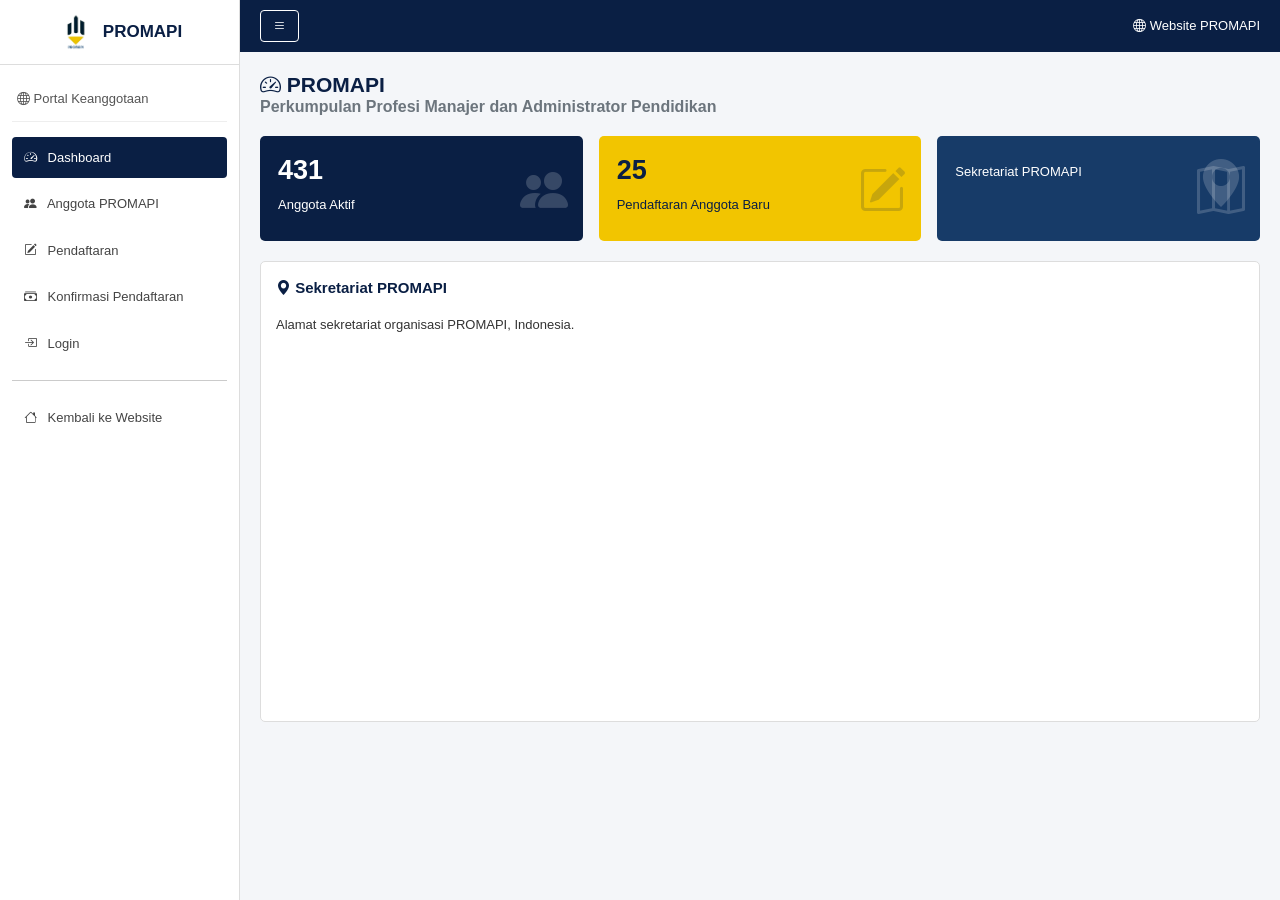
<file: dashboard.html>
<!DOCTYPE html>
<html lang="id">
<head>
<meta charset="UTF-8">
<meta name="viewport" content="width=device-width, initial-scale=1.0">
<title>Portal Keanggotaan PROMAPI</title>

<link href="https://cdn.jsdelivr.net/npm/bootstrap@5.3.3/dist/css/bootstrap.min.css" rel="stylesheet">
<link href="https://cdn.jsdelivr.net/npm/bootstrap-icons@1.11.3/font/bootstrap-icons.css" rel="stylesheet">

<style>
:root {
    --navy: #0A1F44;
    --navy-light: #173B68;
    --yellow: #F2C500;
    --bg: #f4f6f9;
}

* { box-sizing: border-box; }

body {
    margin: 0;
    font-family: Arial, sans-serif;
    background: var(--bg);
    color: #333;
    font-size: 13px;
}

/* SIDEBAR */
.sidebar {
    position: fixed;
    left: 0;
    top: 0;
    width: 240px;
    height: 100vh;
    background: white;
    border-right: 1px solid #ddd;
    z-index: 1000;
    transition: .3s;
}

.brand {
    height: 65px;
    display: flex;
    align-items: center;
    justify-content: center;
    border-bottom: 1px solid #ddd;
    font-weight: bold;
    color: var(--navy);
    font-size: 17px;
}

.brand img {
    width: 38px;
    height: 38px;
    object-fit: contain;
    margin-right: 8px;
}

.sidebar-content { padding: 12px; }

.portal-label {
    padding: 12px 5px;
    border-bottom: 1px solid #eee;
    margin-bottom: 15px;
    color: #555;
}

.menu-link {
    display: block;
    padding: 11px 12px;
    color: #444;
    text-decoration: none;
    border-radius: 4px;
    margin-bottom: 5px;
    cursor: pointer;
}

.menu-link i {
    margin-right: 7px;
}

.menu-link:hover,
.menu-link.active {
    background: var(--navy);
    color: white;
}

/* MAIN */
.main {
    margin-left: 240px;
    transition: .3s;
}

.topbar {
    height: 52px;
    background: var(--navy);
    display: flex;
    align-items: center;
    justify-content: space-between;
    padding: 0 20px;
    color: white;
}

.toggle-btn {
    background: transparent;
    border: 1px solid white;
    color: white;
    padding: 5px 12px;
    border-radius: 4px;
}

.topbar a {
    color: white;
    text-decoration: none;
}

.content {
    padding: 20px;
}

.page-title {
    font-size: 21px;
    font-weight: bold;
    color: var(--navy);
    margin-bottom: 20px;
}

/* DASHBOARD CARDS */
.stat-card {
    border-radius: 5px;
    padding: 18px;
    color: white;
    min-height: 105px;
    position: relative;
    overflow: hidden;
}

.stat-card h2 {
    font-size: 27px;
    font-weight: bold;
    margin: 0;
}

.stat-card p {
    margin: 8px 0 0;
}

.stat-card i {
    position: absolute;
    right: 15px;
    top: 20px;
    font-size: 48px;
    opacity: .18;
}

.card-navy { background: var(--navy); }
.card-yellow { background: var(--yellow); color: var(--navy); }
.card-blue { background: var(--navy-light); }

/* CONTENT CARD */
.panel {
    background: white;
    border: 1px solid #ddd;
    border-radius: 5px;
    margin-top: 20px;
    padding: 15px;
}

.panel-title {
    font-size: 15px;
    font-weight: bold;
    margin-bottom: 15px;
    color: var(--navy);
}

.section-page {
    display: none;
}

.section-page.active {
    display: block;
}

/* TABLE */
.table th {
    background: #f0f2f5;
    color: var(--navy);
    white-space: nowrap;
}

.table td, .table th {
    padding: 11px;
    vertical-align: middle;
}

.table-responsive {
    overflow-x: auto;
}

/* FORM */
.form-label {
    font-weight: bold;
    font-size: 12px;
    margin-bottom: 5px;
}

.form-control, .form-select {
    font-size: 13px;
    border-radius: 3px;
}

.form-control:focus, .form-select:focus {
    border-color: var(--navy);
    box-shadow: 0 0 0 2px rgba(10,31,68,.1);
}

.form-group {
    margin-bottom: 15px;
}

.form-heading {
    font-size: 15px;
    font-weight: bold;
    padding: 10px;
    margin-bottom: 15px;
    background: var(--navy);
    color: white;
    border-radius: 3px;
}

.btn-navy {
    background: var(--navy);
    color: white;
    border: none;
}

.btn-navy:hover {
    background: var(--navy-light);
    color: white;
}

.btn-gold {
    background: var(--yellow);
    color: var(--navy);
    border: none;
    font-weight: bold;
}

.btn-gold:hover {
    background: #dfb600;
    color: var(--navy);
}

/* PROFILE PHOTO */
.photo-box {
    width: 120px;
    height: 120px;
    border: 1px solid #ddd;
    background: #f4f4f4;
    display: flex;
    align-items: center;
    justify-content: center;
    overflow: hidden;
    margin-bottom: 10px;
}

.photo-box i {
    font-size: 75px;
    color: #aaa;
}

.photo-box img {
    width: 100%;
    height: 100%;
    object-fit: cover;
}

/* EDUCATION */
.education-card {
    background: #343a40;
    padding: 15px;
    color: white;
    border-radius: 4px;
    margin-bottom: 15px;
}

.education-card .form-label {
    color: white;
}

/* CONFIRMATION */
.instruction {
    line-height: 1.8;
    font-size: 13px;
}

.email-banner {
    background: var(--yellow);
    color: var(--navy);
    padding: 17px;
    border-radius: 4px;
    font-size: 23px;
    margin-top: 20px;
}

.warning-banner {
    background: #dc3545;
    color: white;
    padding: 13px;
    border-radius: 4px;
    margin-top: 12px;
    font-size: 11px;
}

/* RESPONSIVE */
@media(max-width: 768px) {
    .sidebar {
        width: 240px;
        transform: translateX(-100%);
    }

    .sidebar.show {
        transform: translateX(0);
    }

    .main {
        margin-left: 0;
    }

    .content {
        padding: 12px;
    }

    .topbar {
        padding: 0 12px;
    }
}
</style>
</head>

<body>

<!-- SIDEBAR -->
<aside class="sidebar" id="sidebar">

    <div class="brand">
        <img src="assets/logo-promapi.png" alt="PROMAPI">
        PROMAPI
    </div>

    <div class="sidebar-content">

        <div class="portal-label">
            <i class="bi bi-globe"></i>
            Portal Keanggotaan
        </div>

        <a class="menu-link active" data-page="dashboard">
            <i class="bi bi-speedometer2"></i> Dashboard
        </a>

        <a class="menu-link" data-page="anggota">
            <i class="bi bi-people-fill"></i> Anggota PROMAPI
        </a>

        <a class="menu-link" data-page="pendaftaran">
            <i class="bi bi-pencil-square"></i> Pendaftaran
        </a>

        <a class="menu-link" data-page="konfirmasi">
            <i class="bi bi-cash-stack"></i> Konfirmasi Pendaftaran
        </a>

        <a class="menu-link" data-page="login">
            <i class="bi bi-box-arrow-in-right"></i> Login
        </a>

        <hr>

        <a href="index.html" class="menu-link">
            <i class="bi bi-house"></i> Kembali ke Website
        </a>

    </div>
</aside>


<!-- MAIN -->
<div class="main">

    <!-- NAVBAR -->
    <nav class="topbar">
        <button class="toggle-btn" onclick="toggleSidebar()">
            <i class="bi bi-list"></i>
        </button>

        <a href="index.html">
            <i class="bi bi-globe"></i> Website PROMAPI
        </a>
    </nav>


    <div class="content">

        <!-- DASHBOARD -->
        <section class="section-page active" id="dashboard">

            <h2 class="page-title">
                <i class="bi bi-speedometer2"></i> PROMAPI
                <small class="d-block text-secondary fs-6">
                    Perkumpulan Profesi Manajer dan Administrator Pendidikan
                </small>
            </h2>

            <div class="row g-3">

                <div class="col-md-4">
                    <div class="stat-card card-navy">
                        <h2 id="totalAnggota">431</h2>
                        <p>Anggota Aktif</p>
                        <i class="bi bi-people-fill"></i>
                    </div>
                </div>

                <div class="col-md-4">
                    <div class="stat-card card-yellow">
                        <h2 id="totalPendaftar">25</h2>
                        <p>Pendaftaran Anggota Baru</p>
                        <i class="bi bi-pencil-square"></i>
                    </div>
                </div>

                <div class="col-md-4">
                    <div class="stat-card card-blue">
                        <h2><i class="bi bi-geo-alt-fill"></i></h2>
                        <p>Sekretariat PROMAPI</p>
                        <i class="bi bi-map"></i>
                    </div>
                </div>

            </div>

            <div class="panel">
                <div class="panel-title">
                    <i class="bi bi-geo-alt-fill"></i>
                    Sekretariat PROMAPI
                </div>

                <p>Alamat sekretariat organisasi PROMAPI, Indonesia.</p>

                <iframe
                    src="https://www.openstreetmap.org/export/embed.html?bbox=106.7%2C-6.4%2C107.0%2C-6.1&layer=mapnik"
                    width="100%"
                    height="350"
                    style="border:0"
                    loading="lazy">
                </iframe>
            </div>

        </section>


        <!-- ANGGOTA -->
        <section class="section-page" id="anggota">

            <div class="panel">

                <div class="d-flex justify-content-between mb-3">
                    <h5 class="panel-title">
                        <i class="bi bi-people-fill"></i>
                        Daftar Anggota PROMAPI
                    </h5>

                    <button class="btn btn-sm btn-secondary" onclick="resetFilter()">
                        <i class="bi bi-arrow-counterclockwise"></i> Reset
                    </button>
                </div>

                <div class="row g-2 mb-3">

                    <div class="col-md-3">
                        <input type="text" id="filterNama"
                            class="form-control"
                            placeholder="Nama Anggota...">
                    </div>

                    <div class="col-md-3">
                        <input type="text" id="filterKerja"
                            class="form-control"
                            placeholder="Tempat Kerja...">
                    </div>

                    <div class="col-md-3">
                        <select class="form-select" id="filterProvinsi">
                            <option value="">- Provinsi -</option>
                            <option>Jawa Barat</option>
                            <option>Jawa Tengah</option>
                            <option>DKI Jakarta</option>
                            <option>Jawa Timur</option>
                        </select>
                    </div>

                    <div class="col-md-3">
                        <button class="btn btn-navy w-100" onclick="filterAnggota()">
                            <i class="bi bi-search"></i> Cari
                        </button>
                    </div>

                </div>

                <div class="table-responsive">
                    <table class="table table-bordered table-striped" id="tableAnggota">

                        <thead>
                            <tr>
                                <th>#</th>
                                <th>Nama Anggota</th>
                                <th>Tempat Kerja</th>
                                <th>Kabupaten/Kota</th>
                                <th>Provinsi</th>
                            </tr>
                        </thead>

                        <tbody>
                            <tr>
                                <td>1</td>
                                <td>Nama Anggota 1, M.Pd.</td>
                                <td>Universitas Contoh</td>
                                <td>Bandung</td>
                                <td>Jawa Barat</td>
                            </tr>
                            <tr>
                                <td>2</td>
                                <td>Nama Anggota 2, S.Pd.</td>
                                <td>Dosen Perguruan Tinggi</td>
                                <td>Jakarta</td>
                                <td>DKI Jakarta</td>
                            </tr>
                            <tr>
                                <td>3</td>
                                <td>Nama Anggota 3, M.M.</td>
                                <td>Instansi Pendidikan</td>
                                <td>Semarang</td>
                                <td>Jawa Tengah</td>
                            </tr>
                            <tr>
                                <td>4</td>
                                <td>Nama Anggota 4, M.Pd.</td>
                                <td>Universitas Contoh</td>
                                <td>Surabaya</td>
                                <td>Jawa Timur</td>
                            </tr>
                        </tbody>

                    </table>
                </div>

            </div>

        </section>


        <!-- PENDAFTARAN -->
        <section class="section-page" id="pendaftaran">

            <div class="panel">

                <h5 class="panel-title">
                    <i class="bi bi-pencil-square"></i>
                    PENDAFTARAN ANGGOTA PROMAPI
                </h5>

                <form id="formPendaftaran">

                    <div class="row mb-4">

                        <div class="col-md-3">

                            <div class="photo-box" id="photoPreview">
                                <i class="bi bi-person-fill"></i>
                            </div>

                            <label class="form-label">Upload Pas Foto</label>

                            <input type="file"
                                class="form-control"
                                id="foto"
                                accept="image/*">

                            <small class="text-muted">
                                Format JPG/PNG, maksimal 500 KB.
                            </small>

                        </div>

                    </div>

                    <div class="row g-3">

                        <!-- DATA DIRI -->
                        <div class="col-lg-6">

                            <h5 class="text-primary border-bottom pb-2">
                                Data Diri
                            </h5>

                            <div class="form-group">
                                <label class="form-label">Nama Lengkap dan Gelar</label>
                                <input type="text" class="form-control" required>
                            </div>

                            <div class="row">
                                <div class="col-md-7 form-group">
                                    <label class="form-label">Tempat Lahir</label>
                                    <input type="text" class="form-control">
                                </div>

                                <div class="col-md-5 form-group">
                                    <label class="form-label">Tanggal Lahir</label>
                                    <input type="date" class="form-control">
                                </div>
                            </div>

                            <div class="form-group">
                                <label class="form-label">Alamat Tempat Tinggal</label>
                                <textarea class="form-control" rows="2"></textarea>
                            </div>

                            <div class="row">
                                <div class="col-md-6 form-group">
                                    <label class="form-label">Provinsi</label>
                                    <input type="text" class="form-control">
                                </div>

                                <div class="col-md-6 form-group">
                                    <label class="form-label">Kabupaten/Kota</label>
                                    <input type="text" class="form-control">
                                </div>
                            </div>

                            <div class="row">
                                <div class="col-md-6 form-group">
                                    <label class="form-label">Kecamatan</label>
                                    <input type="text" class="form-control">
                                </div>

                                <div class="col-md-6 form-group">
                                    <label class="form-label">Kelurahan</label>
                                    <input type="text" class="form-control">
                                </div>
                            </div>

                            <div class="row">
                                <div class="col-md-6 form-group">
                                    <label class="form-label">Nomor HP</label>
                                    <input type="tel" class="form-control">
                                </div>

                                <div class="col-md-6 form-group">
                                    <label class="form-label">Email</label>
                                    <input type="email" class="form-control" required>
                                </div>
                            </div>
                            

                            <div class="form-group">
                                <label class="form-label">Pekerjaan</label>
                                <input type="text" class="form-control">
                            </div>

                            <div class="form-group">
                                <label class="form-label">Intansi</label>
                                <input type="text" class="form-control">
                            </div>

                        </div>


                        <!-- PENDIDIKAN -->
                        <div class="col-lg-6">

                            <div class="education-card">

                                <h5>Sarjana</h5>

                                <div class="form-group">
                                    <label class="form-label">Jurusan / Prodi</label>
                                    <input type="text" class="form-control">
                                </div>

                                <div class="form-group">
                                    <label class="form-label">Fakultas</label>
                                    <input type="text" class="form-control">
                                </div>

                                <div class="form-group">
                                    <label class="form-label">Universitas</label>
                                    <input type="text" class="form-control">
                                </div>

                                <div class="form-group">
                                    <label class="form-label">Tahun Lulus</label>
                                    <input type="number" class="form-control">
                                </div>

                            </div>


                            <div class="education-card">

                                <h5>Magister</h5>
                                <div class="form-group">
                                    <label class="form-label">Jurusan / Prodi</label>
                                    <input type="text" class="form-control">
                                </div>

                                <div class="form-group">
                                    <label class="form-label">Fakultas</label>
                                    <input type="text" class="form-control">
                                </div>

                                <div class="form-group">
                                    <label class="form-label">Universitas</label>
                                    <input type="text" class="form-control">
                                </div>

                                <div class="form-group">
                                    <label class="form-label">Tahun Lulus</label>
                                    <input type="number" class="form-control">
                                </div>

                            </div>


                            <div class="education-card">

                                <h5>Doktor</h5>

                                <div class="form-group">
                                    <label class="form-label">Jurusan / Prodi</label>
                                    <input type="text" class="form-control">
                                </div>

                                <div class="form-group">
                                    <label class="form-label">Fakultas</label>
                                    <input type="text" class="form-control">
                                </div>

                                <div class="form-group">
                                    <label class="form-label">Universitas</label>
                                    <input type="text" class="form-control">
                                </div>

                                <div class="form-group">
                                    <label class="form-label">Tahun Lulus</label>
                                    <input type="number" class="form-control">
                                </div>

                            </div>

                        </div>

                    </div>

                    <hr>

                    <div class="form-check mb-3">
                        <input class="form-check-input" type="checkbox" required>
                        <label class="form-check-label">
                            Saya menyatakan bahwa data yang diisi benar.
                        </label>
                    </div>

                    <button type="submit" class="btn btn-gold px-4">
                        <i class="bi bi-send"></i> Kirim Pendaftaran
                    </button>

                    <button type="reset" class="btn btn-secondary px-4">
                        Reset
                    </button>

                </form>

            </div>

        </section>


        <!-- KONFIRMASI -->
        <section class="section-page" id="konfirmasi">

            <div class="panel">

                <h5 class="panel-title">
                    <i class="bi bi-cash-stack"></i>
                    KONFIRMASI REGISTRASI PESERTA
                </h5>

                <hr>

                <strong>Konfirmasi Pendaftaran:</strong>

                <div class="instruction mt-3">

                    <ol>
                        <li>
                            Bagi anggota yang ingin memproses lebih lanjut
                            untuk mendapatkan kartu anggota, dapat mengikuti
                            prosedur administrasi PROMAPI.
                        </li>

                        <li>
                            Melakukan pembayaran iuran anggota sesuai
                            ketentuan organisasi.
                        </li>

                        <li>
                            Mengirimkan bukti pembayaran melalui kontak
                            sekretariat PROMAPI.
                        </li>

                        <li>
                            Setelah data dinyatakan valid, administrator
                            akan melakukan verifikasi pendaftaran.
                        </li>

                        <li>
                            Kartu anggota dapat diproses setelah
                            seluruh persyaratan terpenuhi.
                        </li>
                    </ol>

                </div>

                <div class="email-banner">
                    <i class="bi bi-envelope-fill"></i>
                    sekretariat@promapi.or.id
                </div>

                <div class="warning-banner">
                    <i class="bi bi-exclamation-triangle-fill"></i>
                    Catatan: Informasi biaya, rekening pembayaran, dan
                    prosedur administrasi akan disesuaikan dengan ketentuan
                    resmi PROMAPI.
                </div>

            </div>

        </section>


        <!-- LOGIN -->
        <section class="section-page" id="login">

            <div class="row justify-content-center">

                <div class="col-md-6 col-lg-5">

                    <div class="panel p-4">

                        <div class="text-center mb-4">
                            <img src="assets/logo-promapi.png"
                                style="width:90px;height:90px;object-fit:contain">

                            <h4 class="mt-2" style="color:var(--navy)">
                                Login Anggota PROMAPI
                            </h4>

                            <p class="text-muted">
                                Portal Keanggotaan PROMAPI
                            </p>
                        </div>

                        <form id="loginForm">

                            <div class="form-group">
                                <label class="form-label">Email</label>
                                <input type="email" class="form-control" required>
                            </div>

                            <div class="form-group">
                                <label class="form-label">Password</label>
                                <input type="password" class="form-control" required>
                            </div>

                            <button class="btn btn-navy w-100">
                                Login
                            </button>

                        </form>

                        <p class="text-center mt-3 text-muted">
                            Belum menjadi anggota?
                            <a href="#" onclick="showPage('pendaftaran')">
                                Daftar di sini
                            </a>
                        </p>

                    </div>

                </div>

            </div>

        </section>

    </div>
</div>


<script src="https://cdn.jsdelivr.net/npm/bootstrap@5.3.3/dist/js/bootstrap.bundle.min.js"></script>

<script>

// SIDEBAR
function toggleSidebar() {
    document.getElementById("sidebar").classList.toggle("show");
}

// NAVIGASI HALAMAN
function showPage(page) {

    document.querySelectorAll(".section-page").forEach(section => {
        section.classList.remove("active");
    });

    document.querySelectorAll(".menu-link[data-page]").forEach(link => {
        link.classList.remove("active");
    });

    document.getElementById(page).classList.add("active");

    document.querySelector(`[data-page="${page}"]`)
        ?.classList.add("active");

    document.getElementById("sidebar").classList.remove("show");

    window.scrollTo({top: 0, behavior: "smooth"});
}

document.querySelectorAll(".menu-link[data-page]").forEach(link => {
    link.addEventListener("click", function() {
        showPage(this.dataset.page);
    });
});

// FILTER ANGGOTA
function filterAnggota() {

    const nama = document.getElementById("filterNama").value.toLowerCase();
    const kerja = document.getElementById("filterKerja").value.toLowerCase();
    const provinsi = document.getElementById("filterProvinsi").value.toLowerCase();

    document.querySelectorAll("#tableAnggota tbody tr").forEach(row => {

        const text = row.innerText.toLowerCase();

        const cocokNama = text.includes(nama);
        const cocokKerja = text.includes(kerja);
        const cocokProvinsi = text.includes(provinsi);

        row.style.display =
            cocokNama && cocokKerja && cocokProvinsi ? "" : "none";

    });
}

function resetFilter() {

    document.getElementById("filterNama").value = "";
    document.getElementById("filterKerja").value = "";
    document.getElementById("filterProvinsi").value = "";

    filterAnggota();
}

// PREVIEW FOTO
document.getElementById("foto").addEventListener("change", function(e) {

    const file = e.target.files[0];

    if (!file) return;

    if (file.size > 500 * 1024) {
        alert("Ukuran foto maksimal 500 KB");
        e.target.value = "";
        return;
    }

    const reader = new FileReader();

    reader.onload = function(event) {
        document.getElementById("photoPreview").innerHTML =
            `<img src="${event.target.result}" alt="Foto anggota">`;
    };

    reader.readAsDataURL(file);

});

// SIMULASI PENDAFTARAN
document.getElementById("formPendaftaran")
.addEventListener("submit", function(e) {

    e.preventDefault();

    alert(
        "Pendaftaran berhasil disimulasikan! " +
        "Silakan lanjutkan ke halaman Konfirmasi Pendaftaran."
    );

    showPage("konfirmasi");

});

// LOGIN DEMO
document.getElementById("loginForm")
.addEventListener("submit", function(e) {
    e.preventDefault();
    alert("Fitur login belum terhubung dengan sistem autentikasi.");
});

</script>

</body>
</html>
</file>
